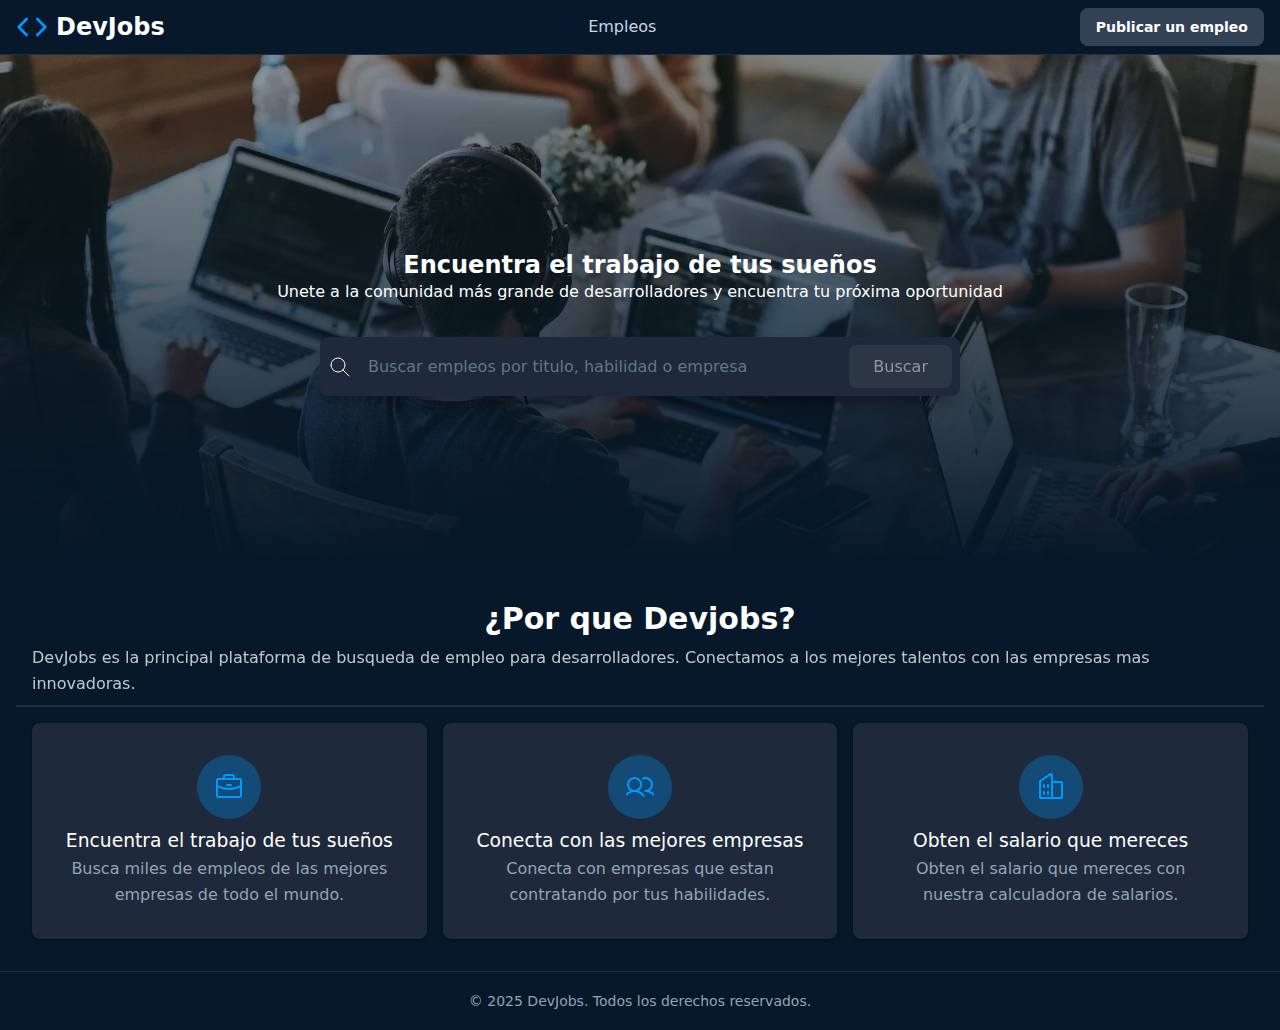
<file: 00-html-css/index.html>
<!DOCTYPE html>
<html lang="es">
    <head>
        <title>DevJobs - Inicio</title>
        <meta charset="UTF-8" />
        <meta name="viewport" content="width=device-width, initial-scale=1.0" />
        <meta name="description" content="Encuentra las mejores ofertas de trabajo para desarrolladores en DevJobs." />
        <link rel="stylesheet" href="./styles.css" />
    </head>

    <body>
        <header>
            <h1>
                <svg
                    fill="none"
                    stroke="currentColor"
                    stroke-linecap="round"
                    stroke-linejoin="round"
                    stroke-width="2"
                    viewBox="0 0 24 24"
                    xmlns="http://www.w3.org/2000/svg"
                >
                    <polyline points="16 18 22 12 16 6"></polyline>
                    <polyline points="8 6 2 12 8 18"></polyline>
                </svg>
                DevJobs
            </h1>

            <nav>
                <!-- <a href="">Inicio</a> -->
                <a href="./Empleos.html">Empleos</a>
            </nav>

            <div>
                <a href="">Publicar un empleo</a>
                <!-- <a href="">Iniciar Sesion</a> -->
            </div>
        </header>
        <main>
            <section>
                <img src="./background.webp" alt="img" />

                <h1>Encuentra el trabajo de tus sueños</h1>

                <p>Unete a la comunidad más grande de desarrolladores y encuentra tu próxima oportunidad</p>

                <form role="search">
                    <div>
                        <svg
                            xmlns="http://www.w3.org/2000/svg"
                            width="24"
                            height="24"
                            viewBox="0 0 24 24"
                            fill="none"
                            stroke="currentColor"
                            stroke-width="1"
                            stroke-linecap="round"
                            stroke-linejoin="round"
                            class="icon icon-tabler icons-tabler-outline icon-tabler-search"
                        >
                            <path stroke="none" d="M0 0h24v24H0z" fill="none" />
                            <path d="M10 10m-7 0a7 7 0 1 0 14 0a7 7 0 1 0 -14 0" />
                            <path d="M21 21l-6 -6" />
                        </svg>
                        <input type="text" placeholder="Buscar empleos por titulo, habilidad o empresa" />
                        <button type="submit" disabled>Buscar</button>
                    </div>
                </form>
            </section>

            <section>
                <header>
                    <h2>¿Por que Devjobs?</h2>
                    <p>
                        DevJobs es la principal plataforma de busqueda de empleo para desarrolladores. Conectamos a los mejores talentos con
                        las empresas mas innovadoras.
                    </p>
                </header>

                <footer>
                    <article>
                        <svg
                            fill="currentColor"
                            height="32"
                            viewBox="0 0 256 256"
                            width="32"
                            xmlns="http://www.w3.org/2000/svg"
                            aria-hidden="true"
                        >
                            <path
                                d="M216,56H176V48a24,24,0,0,0-24-24H104A24,24,0,0,0,80,48v8H40A16,16,0,0,0,24,72V200a16,16,0,0,0,16,16H216a16,16,0,0,0,16-16V72A16,16,0,0,0,216,56ZM96,48a8,8,0,0,1,8-8h48a8,8,0,0,1,8,8v8H96ZM216,72v41.61A184,184,0,0,1,128,136a184.07,184.07,0,0,1-88-22.38V72Zm0,128H40V131.64A200.19,200.19,0,0,0,128,152a200.25,200.25,0,0,0,88-20.37V200ZM104,112a8,8,0,0,1,8-8h32a8,8,0,0,1,0,16H112A8,8,0,0,1,104,112Z"
                            ></path>
                        </svg>
                        <h3>Encuentra el trabajo de tus sueños</h3>
                        <p>Busca miles de empleos de las mejores empresas de todo el mundo.</p>
                    </article>

                    <article>
                        <svg
                            fill="currentColor"
                            height="32"
                            viewBox="0 0 256 256"
                            width="32"
                            xmlns="http://www.w3.org/2000/svg"
                            aria-hidden="true"
                        >
                            <path
                                d="M117.25,157.92a60,60,0,1,0-66.5,0A95.83,95.83,0,0,0,3.53,195.63a8,8,0,1,0,13.4,8.74,80,80,0,0,1,134.14,0,8,8,0,0,0,13.4-8.74A95.83,95.83,0,0,0,117.25,157.92ZM40,108a44,44,0,1,1,44,44A44.05,44.05,0,0,1,40,108Zm210.14,98.7a8,8,0,0,1-11.07-2.33A79.83,79.83,0,0,0,172,168a8,8,0,0,1,0-16,44,44,0,1,0-16.34-84.87,8,8,0,1,1-5.94-14.85,60,60,0,0,1,55.53,105.64,95.83,95.83,0,0,1,47.22,37.71A8,8,0,0,1,250.14,206.7Z"
                            ></path>
                        </svg>
                        <h3>Conecta con las mejores empresas</h3>
                        <p>Conecta con empresas que estan contratando por tus habilidades.</p>
                    </article>

                    <article>
                        <svg
                            fill="currentColor"
                            height="32"
                            viewBox="0 0 256 256"
                            width="32"
                            xmlns="http://www.w3.org/2000/svg"
                            aria-hidden="true"
                        >
                            <path
                                d="M240,208H224V96a16,16,0,0,0-16-16H144V32a16,16,0,0,0-24.88-13.32L39.12,72A16,16,0,0,0,32,85.34V208H16a8,8,0,0,0,0,16H240a8,8,0,0,0,0-16ZM208,96V208H144V96ZM48,85.34,128,32V208H48ZM112,112v16a8,8,0,0,1-16,0V112a8,8,0,1,1,16,0Zm-32,0v16a8,8,0,0,1-16,0V112a8,8,0,1,1,16,0Zm0,56v16a8,8,0,0,1-16,0V168a8,8,0,0,1,16,0Zm32,0v16a8,8,0,0,1-16,0V168a8,8,0,0,1,16,0Z"
                            ></path>
                        </svg>
                        <h3>Obten el salario que mereces</h3>
                        <p>Obten el salario que mereces con nuestra calculadora de salarios.</p>
                    </article>
                </footer>
            </section>
        </main>
        <footer>
            <small>&copy; 2025 DevJobs. Todos los derechos reservados.</small>
        </footer>
    </body>
</html>
</file>
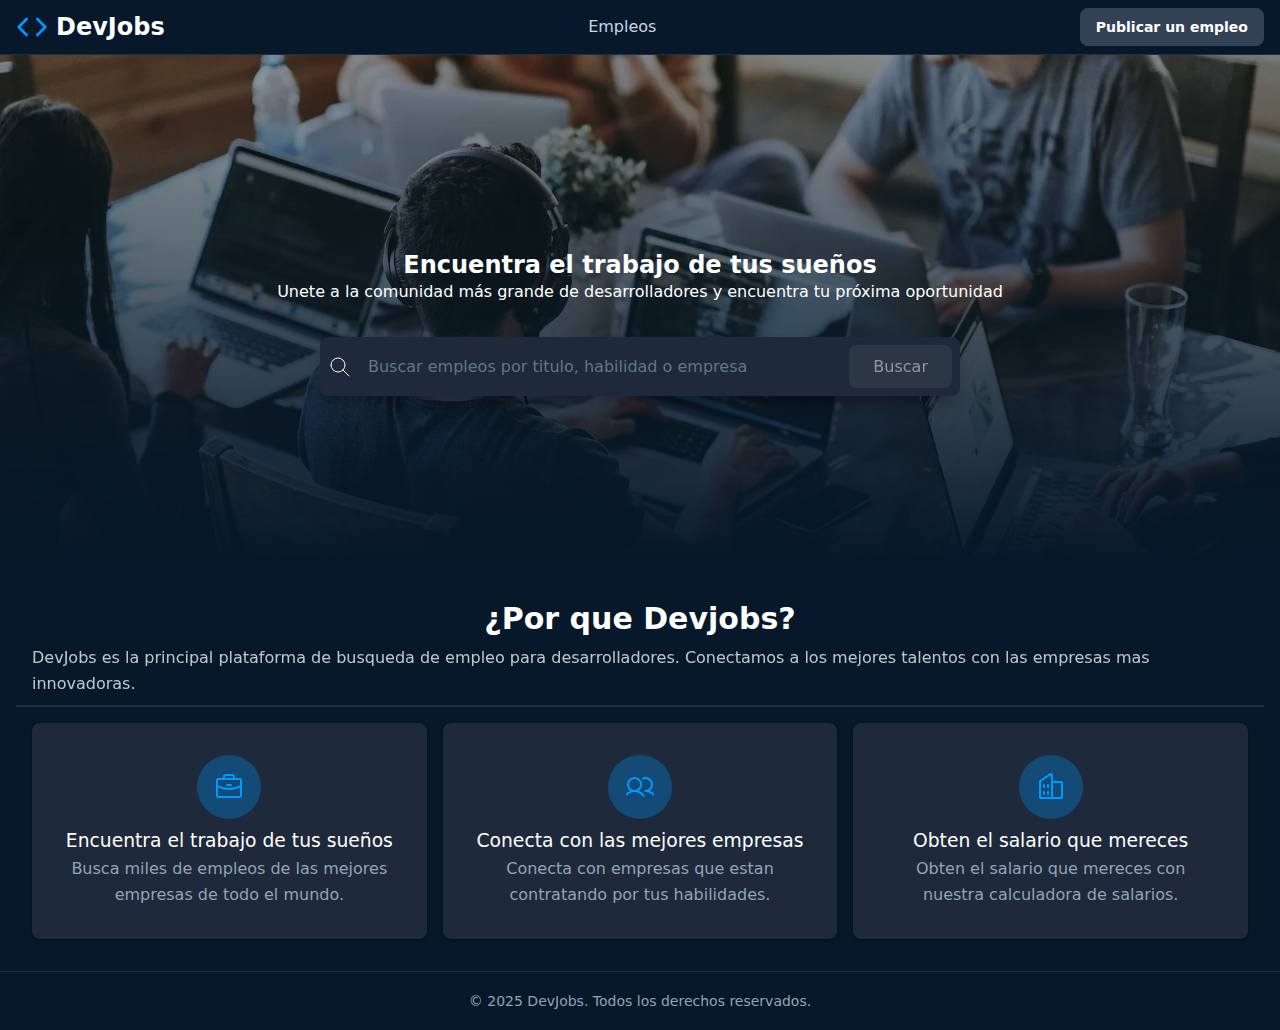
<file: 01-javascript/index.html>
<!DOCTYPE html>
<html lang="es">
    <head>
        <title>DevJobs - Inicio</title>
        <meta charset="UTF-8" />
        <meta name="viewport" content="width=device-width, initial-scale=1.0" />
        <meta name="description" content="Encuentra las mejores ofertas de trabajo para desarrolladores en DevJobs." />
        <link rel="stylesheet" href="./styles.css" />
    </head>

    <body>
        <header>
            <h1>
                <svg fill="none" stroke="currentColor" stroke-linecap="round" stroke-linejoin="round" stroke-width="2" viewBox="0 0 24 24" xmlns="http://www.w3.org/2000/svg">
                    <polyline points="16 18 22 12 16 6"></polyline>
                    <polyline points="8 6 2 12 8 18"></polyline>
                </svg>
                DevJobs
            </h1>

            <nav>
                <!-- <a href="">Inicio</a> -->
                <a href="./Empleos.html">Empleos</a>
            </nav>

            <div>
                <a href="">Publicar un empleo</a>
                <!-- <a href="">Iniciar Sesion</a> -->
            </div>
        </header>
        <main>
            <section>
                <img src="./background.webp" alt="img" />

                <h1>Encuentra el trabajo de tus sueños</h1>

                <p>Unete a la comunidad más grande de desarrolladores y encuentra tu próxima oportunidad</p>

                <form role="search">
                    <div>
                        <svg xmlns="http://www.w3.org/2000/svg" width="24" height="24" viewBox="0 0 24 24" fill="none" stroke="currentColor" stroke-width="1" stroke-linecap="round" stroke-linejoin="round" class="icon icon-tabler icons-tabler-outline icon-tabler-search">
                            <path stroke="none" d="M0 0h24v24H0z" fill="none" />
                            <path d="M10 10m-7 0a7 7 0 1 0 14 0a7 7 0 1 0 -14 0" />
                            <path d="M21 21l-6 -6" />
                        </svg>
                        <input type="text" placeholder="Buscar empleos por titulo, habilidad o empresa" />
                        <button type="submit" disabled>Buscar</button>
                    </div>
                </form>
            </section>

            <section>
                <header>
                    <h2>¿Por que Devjobs?</h2>
                    <p>DevJobs es la principal plataforma de busqueda de empleo para desarrolladores. Conectamos a los mejores talentos con las empresas mas innovadoras.</p>
                </header>

                <footer>
                    <article>
                        <svg fill="currentColor" height="32" viewBox="0 0 256 256" width="32" xmlns="http://www.w3.org/2000/svg" aria-hidden="true">
                            <path d="M216,56H176V48a24,24,0,0,0-24-24H104A24,24,0,0,0,80,48v8H40A16,16,0,0,0,24,72V200a16,16,0,0,0,16,16H216a16,16,0,0,0,16-16V72A16,16,0,0,0,216,56ZM96,48a8,8,0,0,1,8-8h48a8,8,0,0,1,8,8v8H96ZM216,72v41.61A184,184,0,0,1,128,136a184.07,184.07,0,0,1-88-22.38V72Zm0,128H40V131.64A200.19,200.19,0,0,0,128,152a200.25,200.25,0,0,0,88-20.37V200ZM104,112a8,8,0,0,1,8-8h32a8,8,0,0,1,0,16H112A8,8,0,0,1,104,112Z"></path>
                        </svg>
                        <h3>Encuentra el trabajo de tus sueños</h3>
                        <p>Busca miles de empleos de las mejores empresas de todo el mundo.</p>
                    </article>

                    <article>
                        <svg fill="currentColor" height="32" viewBox="0 0 256 256" width="32" xmlns="http://www.w3.org/2000/svg" aria-hidden="true">
                            <path d="M117.25,157.92a60,60,0,1,0-66.5,0A95.83,95.83,0,0,0,3.53,195.63a8,8,0,1,0,13.4,8.74,80,80,0,0,1,134.14,0,8,8,0,0,0,13.4-8.74A95.83,95.83,0,0,0,117.25,157.92ZM40,108a44,44,0,1,1,44,44A44.05,44.05,0,0,1,40,108Zm210.14,98.7a8,8,0,0,1-11.07-2.33A79.83,79.83,0,0,0,172,168a8,8,0,0,1,0-16,44,44,0,1,0-16.34-84.87,8,8,0,1,1-5.94-14.85,60,60,0,0,1,55.53,105.64,95.83,95.83,0,0,1,47.22,37.71A8,8,0,0,1,250.14,206.7Z"></path>
                        </svg>
                        <h3>Conecta con las mejores empresas</h3>
                        <p>Conecta con empresas que estan contratando por tus habilidades.</p>
                    </article>

                    <article>
                        <svg fill="currentColor" height="32" viewBox="0 0 256 256" width="32" xmlns="http://www.w3.org/2000/svg" aria-hidden="true">
                            <path d="M240,208H224V96a16,16,0,0,0-16-16H144V32a16,16,0,0,0-24.88-13.32L39.12,72A16,16,0,0,0,32,85.34V208H16a8,8,0,0,0,0,16H240a8,8,0,0,0,0-16ZM208,96V208H144V96ZM48,85.34,128,32V208H48ZM112,112v16a8,8,0,0,1-16,0V112a8,8,0,1,1,16,0Zm-32,0v16a8,8,0,0,1-16,0V112a8,8,0,1,1,16,0Zm0,56v16a8,8,0,0,1-16,0V168a8,8,0,0,1,16,0Zm32,0v16a8,8,0,0,1-16,0V168a8,8,0,0,1,16,0Z"></path>
                        </svg>
                        <h3>Obten el salario que mereces</h3>
                        <p>Obten el salario que mereces con nuestra calculadora de salarios.</p>
                    </article>
                </footer>
            </section>
        </main>
        <footer>
            <small>&copy; 2025 DevJobs. Todos los derechos reservados.</small>
        </footer>
    </body>
</html>
</file>
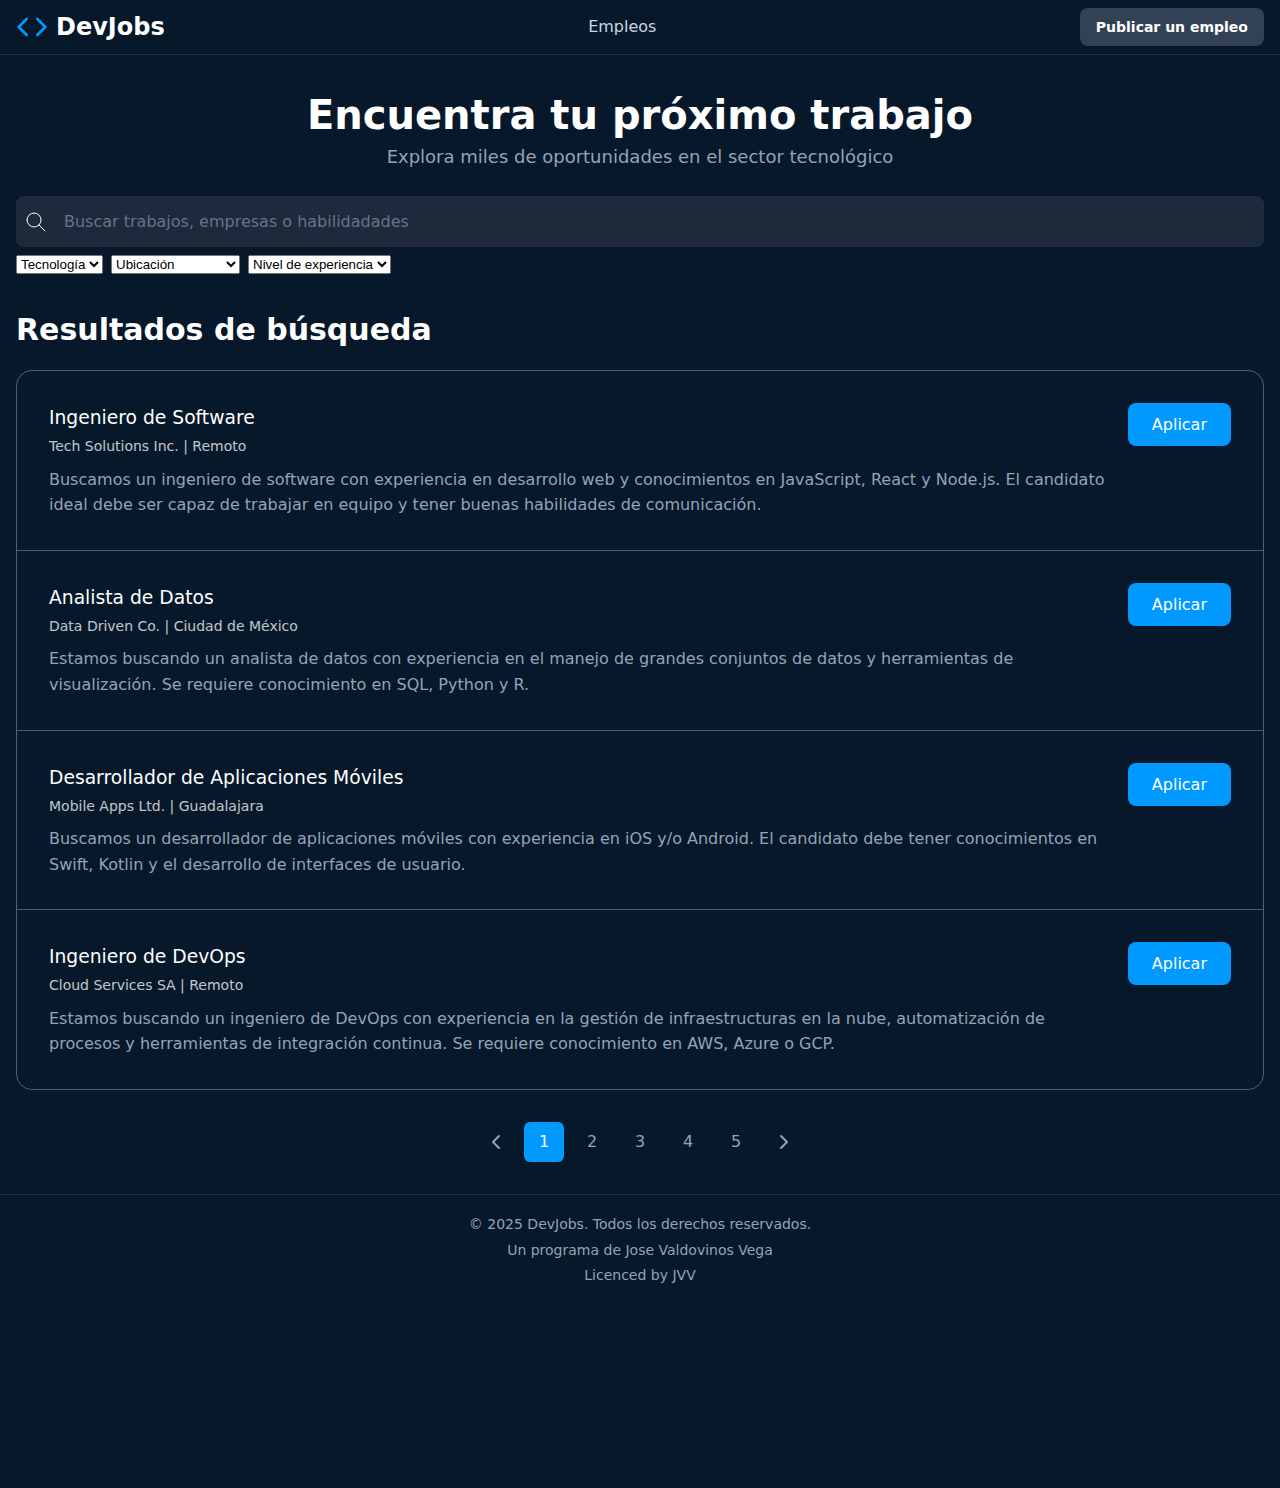
<file: 00-html-css/Empleos.html>
<!DOCTYPE html>
<html lang="es">
    <head>
        <title>DevJobs - Empleos</title>
        <meta charset="UTF-8" />
        <meta name="viewport" content="width=device-width, initial-scale=1.0" />
        <meta name="description" content="Listado con empleos y filtros para encontrar el trabajo de tus sueños." />
        <link rel="stylesheet" href="./styles.css" />
    </head>

    <body>
        <header>
            <h1>
                <svg fill="none" stroke="currentColor" stroke-linecap="round" stroke-linejoin="round" stroke-width="2" viewBox="0 0 24 24" xmlns="http://www.w3.org/2000/svg">
                    <polyline points="16 18 22 12 16 6"></polyline>
                    <polyline points="8 6 2 12 8 18"></polyline>
                </svg>
                DevJobs
            </h1>

            <nav>
                <!-- <a href="">Inicio</a> -->
                <a href="Empleos.html">Empleos</a>
            </nav>

            <div>
                <a href="">Publicar un empleo</a>
                <!-- <a href="">Iniciar Sesion</a> -->
            </div>
        </header>

        <main>
            <section class="jobs-search">
                <h1>Encuentra tu próximo trabajo</h1>
                <p>Explora miles de oportunidades en el sector tecnológico</p>

                <form role="search">
                    <div class="search-bar">
                        <svg xmlns="http://www.w3.org/2000/svg" width="24" height="24" viewBox="0 0 24 24" fill="none" stroke="currentColor" stroke-width="1" stroke-linecap="round" stroke-linejoin="round" class="icon icon-tabler icons-tabler-outline icon-tabler-search">
                            <path stroke="none" d="M0 0h24v24H0z" fill="none" />
                            <path d="M10 10m-7 0a7 7 0 1 0 14 0a7 7 0 1 0 -14 0" />
                            <path d="M21 21l-6 -6" />
                        </svg>
                        <input type="text" placeholder="Buscar trabajos, empresas o habilidadades" />
                        <!-- <button type="submit" disabled>Buscar</button> -->
                    </div>
                    <div class="search-filters">
                        <select id="technology" name="filter-technology">
                            <option value="">Tecnología</option>
                            <option value="javascript">JavaScript</option>
                            <option value="python">Python</option>
                            <option value="java">Java</option>
                            <option value="react">React</option>
                            <option value="nodejs">Node.js</option>
                        </select>

                        <select name="location" id="location">
                            <option value="">Ubicación</option>
                            <option value="remoto">Remoto</option>
                            <option value="cdmx">Ciudad de México</option>
                            <option value="guadalajara">Guadalajara</option>
                            <option value="monterrey">Monterrey</option>
                            <option value="barcelona">Barcelona</option>
                        </select>

                        <select name="experience-level" id="experience-level">
                            <option value="">Nivel de experiencia</option>
                            <option value="junior">Junior</option>
                            <option value="mid">Mid-level</option>
                            <option value="senior">Senior</option>
                            <option value="lead">Lead</option>
                        </select>
                    </div>
                </form>
            </section>
            <section>
                <h2>Resultados de búsqueda</h2>

                <div class="jobs-listings">
                    <article class="job-listing-card">
                        <div>
                            <h3>Ingeniero de Software</h3>
                            <small>Tech Solutions Inc. | Remoto</small>
                            <p>Buscamos un ingeniero de software con experiencia en desarrollo web y conocimientos en JavaScript, React y Node.js. El candidato ideal debe ser capaz de trabajar en equipo y tener buenas habilidades de comunicación.</p>
                        </div>
                        <button class="button-apply-job" id="boton-importante">Aplicar</button>
                    </article>

                    <article class="job-listing-card">
                        <div>
                            <h3>Analista de Datos</h3>
                            <small>Data Driven Co. | Ciudad de México</small>
                            <p>Estamos buscando un analista de datos con experiencia en el manejo de grandes conjuntos de datos y herramientas de visualización. Se requiere conocimiento en SQL, Python y R.</p>
                        </div>
                        <button class="button-apply-job">Aplicar</button>
                    </article>

                    <article class="job-listing-card">
                        <div>
                            <h3>Desarrollador de Aplicaciones Móviles</h3>
                            <small>Mobile Apps Ltd. | Guadalajara</small>
                            <p>Buscamos un desarrollador de aplicaciones móviles con experiencia en iOS y/o Android. El candidato debe tener conocimientos en Swift, Kotlin y el desarrollo de interfaces de usuario.</p>
                        </div>
                        <button class="button-apply-job">Aplicar</button>
                    </article>

                    <article class="job-listing-card">
                        <div>
                            <h3>Ingeniero de DevOps</h3>
                            <small>Cloud Services SA | Remoto</small>
                            <p>Estamos buscando un ingeniero de DevOps con experiencia en la gestión de infraestructuras en la nube, automatización de procesos y herramientas de integración continua. Se requiere conocimiento en AWS, Azure o GCP.</p>
                        </div>
                        <button class="button-apply-job">Aplicar</button>
                    </article>
                </div>
            </section>

            <nav class="pagination">
                <a href="#"
                    ><svg xmlns="http://www.w3.org/2000/svg" width="24" height="24" viewBox="0 0 24 24" fill="none" stroke="currentColor" stroke-width="2" stroke-linecap="round" stroke-linejoin="round" class="icon icon-tabler icons-tabler-outline icon-tabler-chevron-left">
                        <path stroke="none" d="M0 0h24v24H0z" fill="none" />
                        <path d="M15 6l-6 6l6 6" /></svg
                ></a>
                <a class="is-active" href="#">1</a>
                <a href="#">2</a>
                <a href="#">3</a>
                <a href="#">4</a>
                <a href="#">5</a>
                <a href="#"
                    ><svg xmlns="http://www.w3.org/2000/svg" width="24" height="24" viewBox="0 0 24 24" fill="none" stroke="currentColor" stroke-width="2" stroke-linecap="round" stroke-linejoin="round" class="icon icon-tabler icons-tabler-outline icon-tabler-chevron-right">
                        <path stroke="none" d="M0 0h24v24H0z" fill="none" />
                        <path d="M9 6l6 6l-6 6" /></svg
                ></a>
            </nav>
        </main>

        <footer style="padding-bottom: 200px">
            <small>&copy; 2025 DevJobs. Todos los derechos reservados.</small><br />
            <small>Un programa de Jose Valdovinos Vega</small>
            <br /><small>Licenced by JVV</small>
        </footer>
    </body>
</html>
</file>
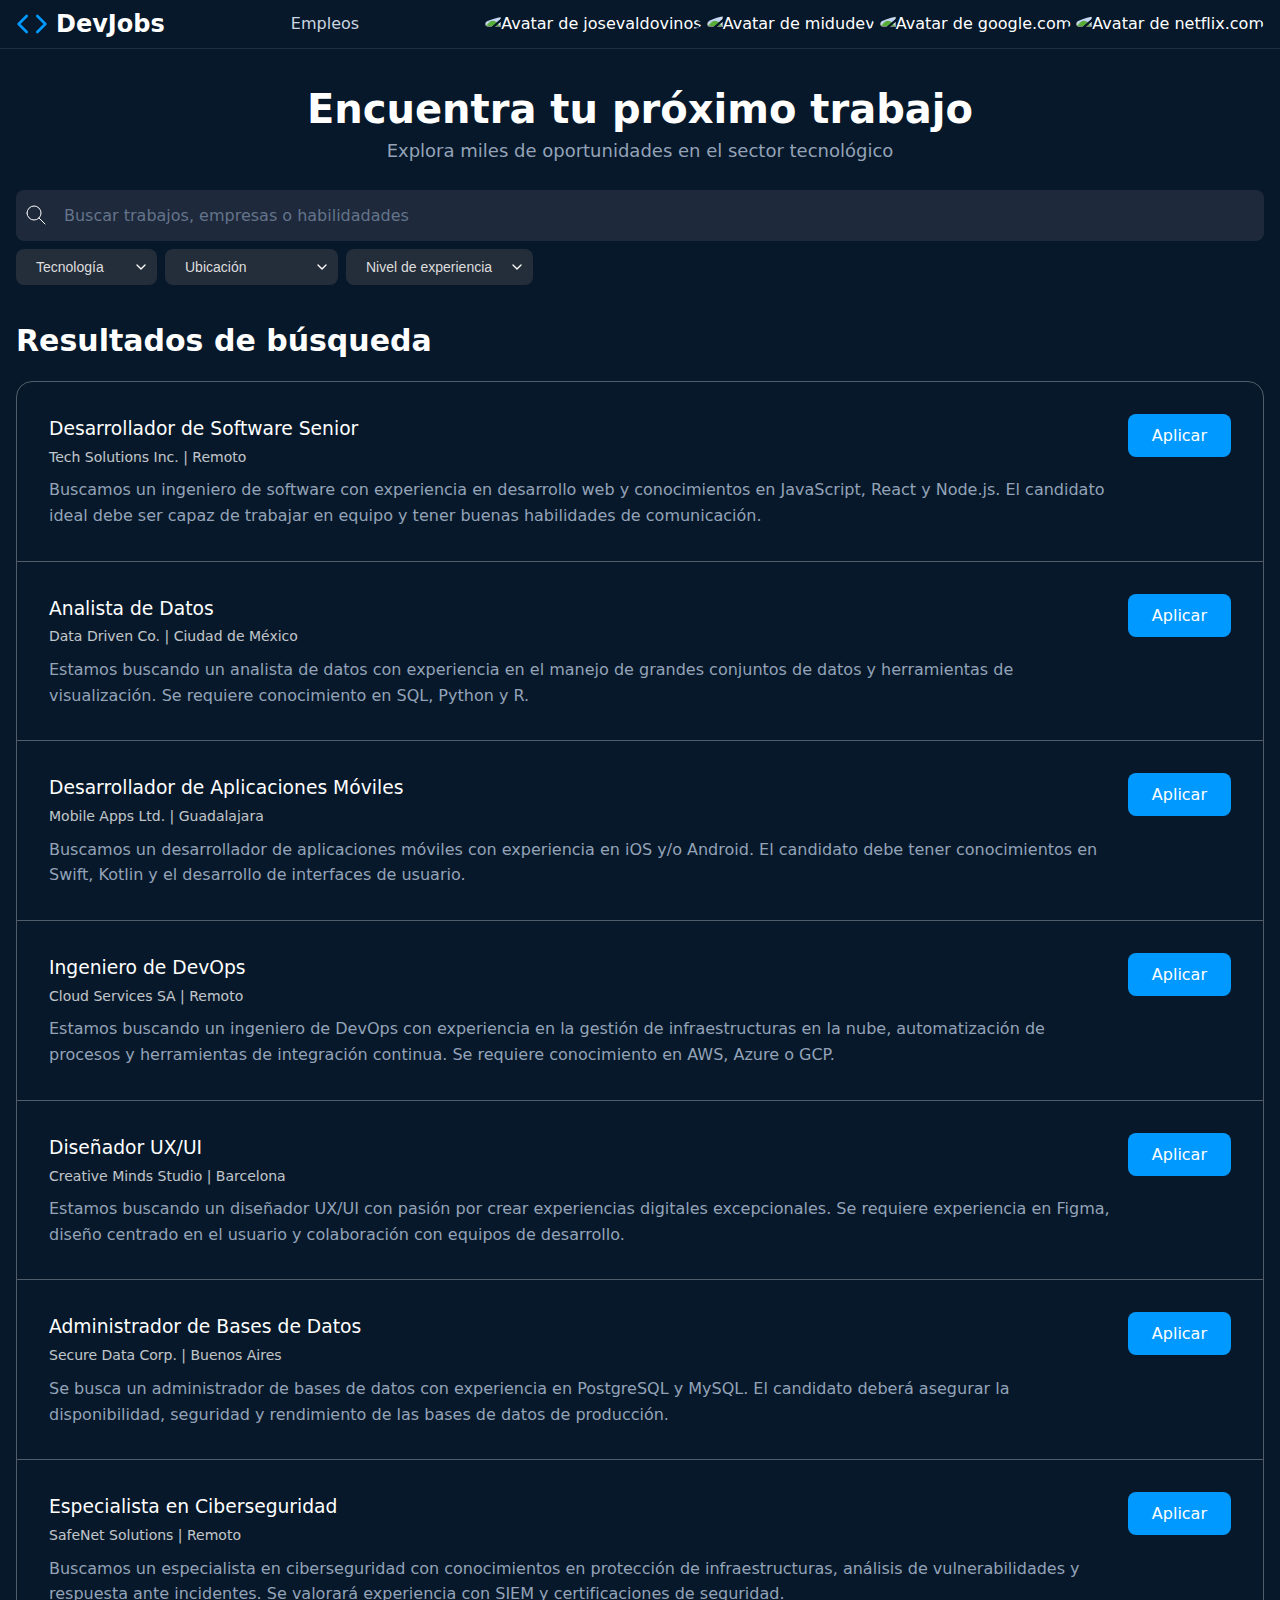
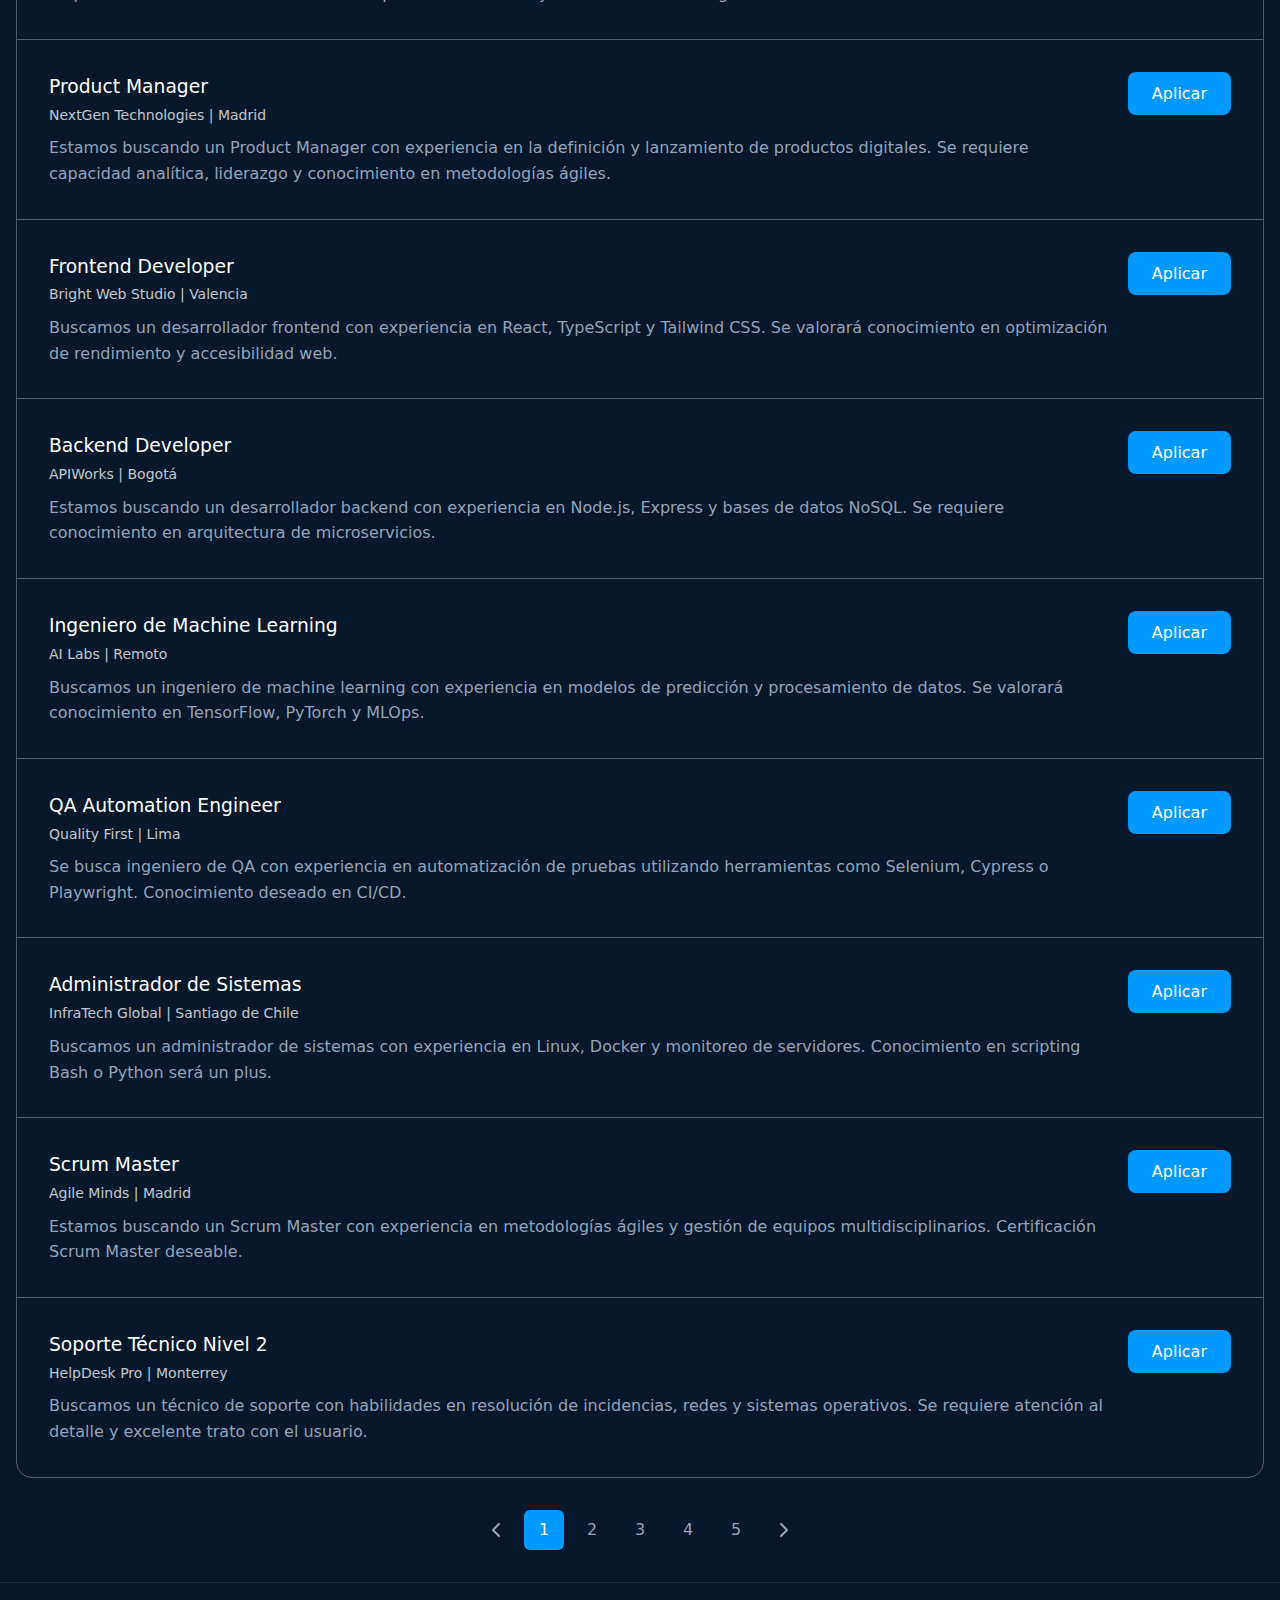
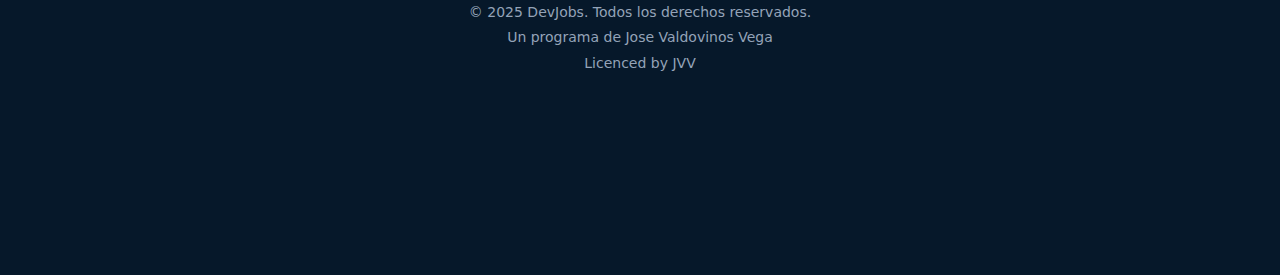
<file: 01-javascript/Empleos.html>
<!DOCTYPE html>
<html lang="es">
    <head>
        <title>DevJobs - Empleos</title>
        <meta charset="UTF-8" />
        <meta name="viewport" content="width=device-width, initial-scale=1.0" />
        <meta name="description" content="Listado con empleos y filtros para encontrar el trabajo de tus sueños." />

        <link rel="stylesheet" href="./styles.css" />
        <script type="module" src="./main.js"></script>
    </head>

    <body>
        <header>
            <h1>
                <svg fill="none" stroke="currentColor" stroke-linecap="round" stroke-linejoin="round" stroke-width="2" viewBox="0 0 24 24" xmlns="http://www.w3.org/2000/svg">
                    <polyline points="16 18 22 12 16 6"></polyline>
                    <polyline points="8 6 2 12 8 18"></polyline>
                </svg>
                DevJobs
            </h1>

            <nav>
                <!-- <a href="">Inicio</a> -->
                <a href="Empleos.html">Empleos</a>
            </nav>

            <div>
                <devjobs-avatar service="github" username="josevaldovinos" size="32"> </devjobs-avatar>
                <devjobs-avatar service="github" username="midudev" size="24"> </devjobs-avatar>
                <devjobs-avatar service="google" username="google.com" size="24"> </devjobs-avatar>
                <devjobs-avatar service="google" username="netflix.com" size="24"> </devjobs-avatar>
            </div>
        </header>

        <main>
            <section class="jobs-search">
                <h1>Encuentra tu próximo trabajo</h1>
                <p>Explora miles de oportunidades en el sector tecnológico</p>

                <form id="empleos-search-form" role="search">
                    <div class="search-bar">
                        <svg xmlns="http://www.w3.org/2000/svg" width="24" height="24" viewBox="0 0 24 24" fill="none" stroke="currentColor" stroke-width="1" stroke-linecap="round" stroke-linejoin="round" class="icon icon-tabler icons-tabler-outline icon-tabler-search">
                            <path stroke="none" d="M0 0h24v24H0z" fill="none" />
                            <path d="M10 10m-7 0a7 7 0 1 0 14 0a7 7 0 1 0 -14 0" />
                            <path d="M21 21l-6 -6" />
                        </svg>
                        <input name="search" id="empleos-search-input" required type="text" placeholder="Buscar trabajos, empresas o habilidadades" />
                        <!-- <button type="submit" disabled>Buscar</button> -->
                    </div>
                    <div class="search-filters">
                        <select name="technology" id="filter-technology">
                            <option value="">Tecnología</option>
                            <optgroup label="Tecnologías populares">
                                <option value="javascript">JavaScript</option>
                                <option value="python">Python</option>
                                <option value="react">React</option>
                                <option value="nodejs">Node.js</option>
                            </optgroup>
                            <option value="java">Java</option>
                            <hr />
                            <option value="csharp">C#</option>
                            <option value="c">C</option>
                            <option value="c++">C++</option>
                            <hr />
                            <option value="ruby">Ruby</option>
                            <option value="php">PHP</option>
                        </select>

                        <select name="location" id="filter-location">
                            <option value="">Ubicación</option>
                            <option value="remoto">Remoto</option>
                            <option value="cdmx">Ciudad de México</option>
                            <option value="guadalajara">Guadalajara</option>
                            <option value="monterrey">Monterrey</option>
                            <option value="barcelona">Barcelona</option>
                        </select>

                        <select name="experience-level" id="filter-experience-level">
                            <option value="">Nivel de experiencia</option>
                            <option value="junior">Junior</option>
                            <option value="mid">Mid-level</option>
                            <option value="senior">Senior</option>
                            <option value="lead">Lead</option>
                        </select>
                    </div>
                </form>
                <span id="filter-selected-value"></span>
            </section>
            <section>
                <h2>Resultados de búsqueda</h2>

                <div class="jobs-listings"></div>
            </section>

            <nav class="pagination">
                <a href="#"
                    ><svg xmlns="http://www.w3.org/2000/svg" width="24" height="24" viewBox="0 0 24 24" fill="none" stroke="currentColor" stroke-width="2" stroke-linecap="round" stroke-linejoin="round" class="icon icon-tabler icons-tabler-outline icon-tabler-chevron-left">
                        <path stroke="none" d="M0 0h24v24H0z" fill="none" />
                        <path d="M15 6l-6 6l6 6" /></svg
                ></a>
                <a class="is-active" href="#">1</a>
                <a href="#">2</a>
                <a href="#">3</a>
                <a href="#">4</a>
                <a href="#">5</a>
                <a href="#"
                    ><svg xmlns="http://www.w3.org/2000/svg" width="24" height="24" viewBox="0 0 24 24" fill="none" stroke="currentColor" stroke-width="2" stroke-linecap="round" stroke-linejoin="round" class="icon icon-tabler icons-tabler-outline icon-tabler-chevron-right">
                        <path stroke="none" d="M0 0h24v24H0z" fill="none" />
                        <path d="M9 6l6 6l-6 6" /></svg
                ></a>
            </nav>
        </main>

        <footer style="padding-bottom: 200px">
            <small>&copy; 2025 DevJobs. Todos los derechos reservados.</small><br />
            <small>Un programa de Jose Valdovinos Vega</small>
            <br /><small>Licenced by JVV</small>
        </footer>
    </body>
</html>
</file>
<file: 00-html-css/styles.css>
* {
    margin: 0;
    padding: 0;
    box-sizing: border-box;
}

:root {
    --primary: #3b4550;
    --primary-dark: #0a3d66;
    --primary-hover: #0d5ba8;
    --primary-light: #09f;
    --background: #06182a;
    --text-primary: #ffffff;
    --text-secondary: #cbd5e1;
    --text-muted: #94a3b8;
    --border: rgba(255, 255, 255, 0.1);
    --card-bg: #1e293b;
    --shadow: rgba(0, 0, 0, 0.3);
    --input-bg: #1e293b;
    --hsla-example: hsla(210, 100%, 56%, 1);
}

@font-face {
    font-family: 'Inter Variable';
    font-style: normal;
    font-display: swap;
    font-weight: 100 900;
    src: url(https://cdn.jsdelivr.net/fontsource/fonts/inter:vf@latest/latin-wght-normal.woff2) format('woff2-variations');
    unicode-range: U+0000-00FF, U+0131, U+0152-0153, U+02BB-02BC, U+02C6, U+02DA, U+02DC, U+0304, U+0308, U+0329, U+2000-206F, U+20AC, U+2122, U+2191, U+2193, U+2212, U+2215, U+FEFF, U+FFFD;
}

body {
    font-family: system-ui;
    background-color: var(--background);
    color: var(--text-primary);
    min-height: 100vh;
    display: flex;
    flex-direction: column;
    line-height: 1.6;
}

/* Títulos principales */
h1 {
    font-size: 1.5rem;
    /* font-weight: 900; */
    /* margin-bottom: 1rem; */
    line-height: 1.2;
    text-wrap: balance;
    display: flex;
    align-items: center;
    gap: 0.5rem;

    svg {
        width: 2rem;
        height: 2rem;
        color: var(--primary-light);
    }
}

h1 + p {
    text-wrap: balance;
    margin-bottom: 2rem;
}

/* Header */
header {
    border-bottom: 1px solid var(--border);
    background: var(--background);
    padding: 0.5rem 1rem;
    display: flex;
    align-items: center;
    justify-content: space-between;
    gap: 2rem;

    h2 {
        font-size: 1.25rem;
        font-weight: 700;
        color: var(--text-primary);
    }
}

/* Navegación del header a otras páginas */
nav {
    align-items: center;
    gap: 1rem;
    display: flex;

    a {
        text-decoration: none;
        color: var(--text-secondary);
        transition: color 0.2s;
        font-weight: 500;

        &:hover,
        &:focus {
            color: var(--primary);
            outline: none;
        }
    }
}

/* Botones del Header */
header div a {
    padding: 0.5rem 1rem;
    border-radius: 0.5rem;
    background-color: #334155;
    color: var(--text-primary);
    display: inline-block;
    font-size: 0.875rem;
    font-weight: 700;
    text-decoration: none;
    /* TODO */
}

/* Hero */
main > section:nth-child(1) {
    height: 500px;
    text-align: center;
    display: flex;
    flex-direction: column;
    justify-content: center;
    align-items: center;

    h1 {
        padding-top: 36px;
    }

    & > img {
        position: absolute;
        width: 100%;
        height: 100%;
        object-fit: cover;
        z-index: -1;
        left: 0;
        right: 0;
        mask-image: linear-gradient(to bottom, rgba(16, 25, 34, 1) 5%, rgba(16, 25, 34, 0) 80%);
    }
}

/* Formulario de Búsqueda */
form {
    max-width: 42rem;
    width: 100%;
    margin: 0 auto;
    padding-inline: 1rem;
}

form > div {
    display: flex;
    align-items: center;
    background-color: var(--input-bg);
    border-radius: 0.5rem;
    box-shadow: 0 10px 15px -3px var(--shadow);
    padding: 0.5rem;
    gap: 0.5rem;
}

form span {
    padding-left: 0.75rem;
    color: var(--text-muted);
    display: flex;
    align-items: center;
    flex-shrink: 0;
}

form input[type='text'] {
    flex: 1;
    background: transparent;
    border: none;
    outline: none;
    color: var(--text-primary);
    padding: 0.75rem 0.5rem;
    font-size: 1rem;
    font-family: inherit;
}

form input[type='text']::placeholder {
    color: #64748b;
}

button {
    padding: 0.75rem 1.5rem;
    border-radius: 0.5rem;
    background-color: var(--primary);
    color: white;
    font-weight: 400;
    border: none;
    cursor: pointer;
    transition: all 0.2s;
    font-family: inherit;
    font-size: 1rem;
    white-space: nowrap;

    &:hover, /* pseudo-clase que significa que el ratón está encima */
    &:focus /* pseudo-clase que significa que el elemento tiene el foco */ {
        background-color: var(--primary-hover);
        outline: 2px solid white;
        outline-offset: 2px;
    }

    &:active {
        /* */
        transform: scale(0.9);
    }

    &:disabled {
        opacity: 0.5;
        cursor: not-allowed;
        pointer-events: none;
    }
}

/* Features Section */
main > section:nth-child(2) {
    padding-inline: 1rem;
    background-color: var(--background);
    padding-top: 2rem;

    & > header {
        gap: 2px;
        flex-direction: column;

        h2 {
            margin-bottom: 0;
        }

        p {
            opacity: 0.75;
        }
    }

    & > div {
        max-width: 1280px;
        margin: 0 auto;
    }
}

main > section:nth-child(2) h2 {
    font-size: 1.875rem;
    font-weight: 700;
    color: var(--text-primary);
    margin-bottom: 1rem;
}

main > section:nth-child(2) > div > div:first-child > p {
    font-size: 1.125rem;
    color: var(--text-muted);
    max-width: 42rem;
    margin: 0 auto;
}

/* Grid de Features */
main > section:nth-child(2) footer {
    display: grid;
    grid-template-columns: repeat(auto-fit, minmax(280px, 1fr));
    gap: 16px;
}

/* Feature Cards */
/* article {
  background-color: var(--card-bg);
  padding: 2rem;
  margin-bottom: 16px;
  border-radius: 0.5rem;                   
  box-shadow: 0px 1px 3px 0 var(--shadow); 

  svg {
    color: var(--primary-light);          
    background: rgba(0, 153, 255, 0.3);  
    border-radius: 9999px;               
    width: 64px;                         
    height: 64px;                        
    padding: 16px;                       
  }

  h3 {
    font-weight: 500;
  }

  p {
    color: var(--text-muted);
  }
} */

/* Footer */
footer {
    background-color: var(--background);
    border-top: 1px solid var(--border);
    text-align: center;
    padding: 16px;

    small {
        color: var(--text-muted);
        font-size: 0.875rem;
    }
}

article {
    background-color: var(--card-bg);
    padding: 2rem;
    margin-bottom: 16px;
    border-radius: 0.5rem;
    box-shadow: 0px 1px 3px 0px rgba(0, 0, 0, 0.5);

    svg {
        color: var(--primary-light);
        background: rgba(0, 153, 255, 0.3);
        width: 64px;
        height: 64px;
        border-radius: 100%;
        padding: 16px;
    }

    p {
        color: var(--text-muted);
    }

    h3 {
        font-weight: 500;
    }
}

/* Jobs Search */
.jobs-search {
    margin: 0;
    padding: 0;
    height: auto !important;

    h1 {
        font-size: 2.5rem;
        margin-bottom: 0.25rem;
    }

    p {
        font-size: 1.125rem;
        color: var(--text-muted);
        margin-bottom: 1.5rem;
    }

    .search-bar {
        background: var(--input-bg);
        padding: 0.25rem 0.5rem;
    }

    .search-filters {
        display: flex;
        flex-wrap: wrap;
        margin-top: 0.5rem;
    }

    form {
        width: 100%;
        max-width: 1280px;
    }

    form div {
        background: none;
        box-shadow: none;
        padding: 0;
    }
}

/* .search-filters {
    display: flex;
    flex-wrap: wrap;
    margin-top: 0.5rem;
} */

.jobs-listings {
    border: 1px solid rgba(255, 255, 255, 0.3);
    border-radius: 1rem;

    .job-listing-card {
        background: none;
        box-shadow: none;
        border-radius: 0;
        border-bottom: 1px solid rgba(255, 255, 255, 0.3);
        margin: 0;

        display: flex;
        align-items: start;
        gap: 1rem;

        &.is-hidden {
            display: none;
        }

        small {
            font-size: 0.875rem;
            opacity: 0.75;
        }

        p {
            margin-top: 0.5rem;
        }

        &:last-child {
            border-bottom: none;
        }
    }
}

.pagination {
    display: flex;
    justify-content: center;
    gap: 0.5rem;
    margin-block: 2rem;

    a {
        display: flex;
        align-items: center;
        justify-content: center;
        width: 2.5rem;
        height: 2.5rem;
        text-decoration: none;
        color: var(--text-muted);
        border-radius: 0.37rem;
        transition: all 0.3s;

        &:hover,
        &:focus {
            background-color: #fff;
        }

        &:active {
            transform: scale(0.95);
        }

        &.is-active {
            background-color: var(--primary-light);
            color: white;
            pointer-events: none;
        }
    }
}

.button-apply-job {
    background: #09f;

    &.is-applied {
        background: #4caf50;
        pointer-events: none;
    }
}
</file>
<file: 01-javascript/styles.css>
* {
    margin: 0;
    padding: 0;
    box-sizing: border-box;
}

:root {
    --primary: #3b4550;
    --primary-dark: #0a3d66;
    --primary-hover: #0d5ba8;
    --primary-light: #09f;
    --background: #06182a;
    --text-primary: #ffffff;
    --text-secondary: #cbd5e1;
    --text-muted: #94a3b8;
    --border: rgba(255, 255, 255, 0.1);
    --card-bg: #1e293b;
    --shadow: rgba(0, 0, 0, 0.3);
    --input-bg: #1e293b;
    --hsla-example: hsla(210, 100%, 56%, 1);
}

@font-face {
    font-family: 'Inter Variable';
    font-style: normal;
    font-display: swap;
    font-weight: 100 900;
    src: url(https://cdn.jsdelivr.net/fontsource/fonts/inter:vf@latest/latin-wght-normal.woff2) format('woff2-variations');
    unicode-range: U+0000-00FF, U+0131, U+0152-0153, U+02BB-02BC, U+02C6, U+02DA, U+02DC, U+0304, U+0308, U+0329, U+2000-206F, U+20AC, U+2122, U+2191, U+2193, U+2212, U+2215, U+FEFF, U+FFFD;
}

body {
    font-family: system-ui;
    background-color: var(--background);
    color: var(--text-primary);
    min-height: 100vh;
    display: flex;
    flex-direction: column;
    line-height: 1.6;
}

select {
    padding: 0.625rem 1.25rem;
    background-color: #242d3a;
    border: 0;
    border-radius: 0.5rem;
    font-size: 0.875rem;
    color: #ddd;
    cursor: pointer;
    transition: all 0.2s;
    appearance: none;
    background-image: url("data:image/svg+xml,%3Csvg xmlns='http://www.w3.org/2000/svg' width='16' height='16' viewBox='0 0 24 24' fill='none' stroke='white' stroke-width='2' stroke-linecap='round' stroke-linejoin='round'%3E%3Cpolyline points='6 9 12 15 18 9'/%3E%3C/svg%3E");
    background-repeat: no-repeat;
    background-position: right 0.5rem center;
    padding-right: 2.5rem;

    &:hover {
        background-color: var(--primary-hover);
        color: white;
    }
}

/* Títulos principales */
h1 {
    font-size: 1.5rem;
    /* font-weight: 900; */
    /* margin-bottom: 1rem; */
    line-height: 1.2;
    text-wrap: balance;
    display: flex;
    align-items: center;
    gap: 0.5rem;

    svg {
        width: 2rem;
        height: 2rem;
        color: var(--primary-light);
    }
}

h1 + p {
    text-wrap: balance;
    margin-bottom: 2rem;
}

/* Header */
header {
    border-bottom: 1px solid var(--border);
    background: var(--background);
    padding: 0.5rem 1rem;
    display: flex;
    align-items: center;
    justify-content: space-between;
    gap: 2rem;

    h2 {
        font-size: 1.25rem;
        font-weight: 700;
        color: var(--text-primary);
    }
}

/* Navegación del header a otras páginas */
nav {
    align-items: center;
    gap: 1rem;
    display: flex;

    a {
        text-decoration: none;
        color: var(--text-secondary);
        transition: color 0.2s;
        font-weight: 500;

        &:hover,
        &:focus {
            color: var(--primary);
            outline: none;
        }
    }
}

/* Botones del Header */
header div a {
    padding: 0.5rem 1rem;
    border-radius: 0.5rem;
    background-color: #334155;
    color: var(--text-primary);
    display: inline-block;
    font-size: 0.875rem;
    font-weight: 700;
    text-decoration: none;
    /* TODO */
}

/* Hero */
main > section:nth-child(1) {
    height: 500px;
    text-align: center;
    display: flex;
    flex-direction: column;
    justify-content: center;
    align-items: center;

    h1 {
        padding-top: 36px;
    }

    & > img {
        position: absolute;
        width: 100%;
        height: 100%;
        object-fit: cover;
        z-index: -1;
        left: 0;
        right: 0;
        mask-image: linear-gradient(to bottom, rgba(16, 25, 34, 1) 5%, rgba(16, 25, 34, 0) 80%);
    }
}

/* Formulario de Búsqueda */
form {
    max-width: 42rem;
    width: 100%;
    margin: 0 auto;
    padding-inline: 1rem;
}

form > div {
    display: flex;
    align-items: center;
    background-color: var(--input-bg);
    border-radius: 0.5rem;
    box-shadow: 0 10px 15px -3px var(--shadow);
    padding: 0.5rem;
    gap: 0.5rem;
}

form span {
    padding-left: 0.75rem;
    color: var(--text-muted);
    display: flex;
    align-items: center;
    flex-shrink: 0;
}

form input[type='text'] {
    flex: 1;
    background: transparent;
    border: none;
    outline: none;
    color: var(--text-primary);
    padding: 0.75rem 0.5rem;
    font-size: 1rem;
    font-family: inherit;
}

form input[type='text']::placeholder {
    color: #64748b;
}

button {
    padding: 0.75rem 1.5rem;
    border-radius: 0.5rem;
    background-color: var(--primary);
    color: white;
    font-weight: 400;
    border: none;
    cursor: pointer;
    transition: all 0.2s;
    font-family: inherit;
    font-size: 1rem;
    white-space: nowrap;

    &:hover, /* pseudo-clase que significa que el ratón está encima */
    &:focus /* pseudo-clase que significa que el elemento tiene el foco */ {
        background-color: var(--primary-hover);
        outline: 2px solid white;
        outline-offset: 2px;
    }

    &:active {
        /* */
        transform: scale(0.9);
    }

    &:disabled {
        opacity: 0.5;
        cursor: not-allowed;
        pointer-events: none;
    }
}

/* Features Section */
main > section:nth-child(2) {
    padding-inline: 1rem;
    background-color: var(--background);
    padding-top: 2rem;

    & > header {
        gap: 2px;
        flex-direction: column;

        h2 {
            margin-bottom: 0;
        }

        p {
            opacity: 0.75;
        }
    }

    & > div {
        max-width: 1280px;
        margin: 0 auto;
    }
}

main > section:nth-child(2) h2 {
    font-size: 1.875rem;
    font-weight: 700;
    color: var(--text-primary);
    margin-bottom: 1rem;
}

main > section:nth-child(2) > div > div:first-child > p {
    font-size: 1.125rem;
    color: var(--text-muted);
    max-width: 42rem;
    margin: 0 auto;
}

/* Grid de Features */
main > section:nth-child(2) footer {
    display: grid;
    grid-template-columns: repeat(auto-fit, minmax(280px, 1fr));
    gap: 16px;
}

/* Feature Cards */
/* article {
  background-color: var(--card-bg);
  padding: 2rem;
  margin-bottom: 16px;
  border-radius: 0.5rem;                   
  box-shadow: 0px 1px 3px 0 var(--shadow); 

  svg {
    color: var(--primary-light);          
    background: rgba(0, 153, 255, 0.3);  
    border-radius: 9999px;               
    width: 64px;                         
    height: 64px;                        
    padding: 16px;                       
  }

  h3 {
    font-weight: 500;
  }

  p {
    color: var(--text-muted);
  }
} */

/* Footer */
footer {
    background-color: var(--background);
    border-top: 1px solid var(--border);
    text-align: center;
    padding: 16px;

    small {
        color: var(--text-muted);
        font-size: 0.875rem;
    }
}

article {
    background-color: var(--card-bg);
    padding: 2rem;
    margin-bottom: 16px;
    border-radius: 0.5rem;
    box-shadow: 0px 1px 3px 0px rgba(0, 0, 0, 0.5);

    svg {
        color: var(--primary-light);
        background: rgba(0, 153, 255, 0.3);
        width: 64px;
        height: 64px;
        border-radius: 100%;
        padding: 16px;
    }

    p {
        color: var(--text-muted);
    }

    h3 {
        font-weight: 500;
    }
}

/* Jobs Search */
.jobs-search {
    margin: 0;
    padding: 0;
    height: auto !important;

    h1 {
        font-size: 2.5rem;
        margin-bottom: 0.25rem;
    }

    p {
        font-size: 1.125rem;
        color: var(--text-muted);
        margin-bottom: 1.5rem;
    }

    .search-bar {
        background: var(--input-bg);
        padding: 0.25rem 0.5rem;
    }

    .search-filters {
        display: flex;
        flex-wrap: wrap;
        margin-top: 0.5rem;
    }

    form {
        width: 100%;
        max-width: 1280px;
    }

    form div {
        background: none;
        box-shadow: none;
        padding: 0;
    }
}

/* .search-filters {
    display: flex;
    flex-wrap: wrap;
    margin-top: 0.5rem;
} */

.jobs-listings {
    border: 1px solid rgba(255, 255, 255, 0.3);
    border-radius: 1rem;

    .job-listing-card {
        background: none;
        box-shadow: none;
        border-radius: 0;
        border-bottom: 1px solid rgba(255, 255, 255, 0.3);
        margin: 0;

        display: flex;
        align-items: start;
        gap: 1rem;

        &.is-hidden {
            display: none;
        }

        small {
            font-size: 0.875rem;
            opacity: 0.75;
        }

        p {
            margin-top: 0.5rem;
        }

        &:last-child {
            border-bottom: none;
        }
    }
}

.pagination {
    display: flex;
    justify-content: center;
    gap: 0.5rem;
    margin-block: 2rem;

    a {
        display: flex;
        align-items: center;
        justify-content: center;
        width: 2.5rem;
        height: 2.5rem;
        text-decoration: none;
        color: var(--text-muted);
        border-radius: 0.37rem;
        transition: all 0.3s;

        &:hover,
        &:focus {
            background-color: #fff;
        }

        &:active {
            transform: scale(0.95);
        }

        &.is-active {
            background-color: var(--primary-light);
            color: white;
            pointer-events: none;
        }
    }
}

.button-apply-job {
    background: #09f;

    &.is-applied {
        background: #4caf50;
        pointer-events: none;
    }
}
</file>
